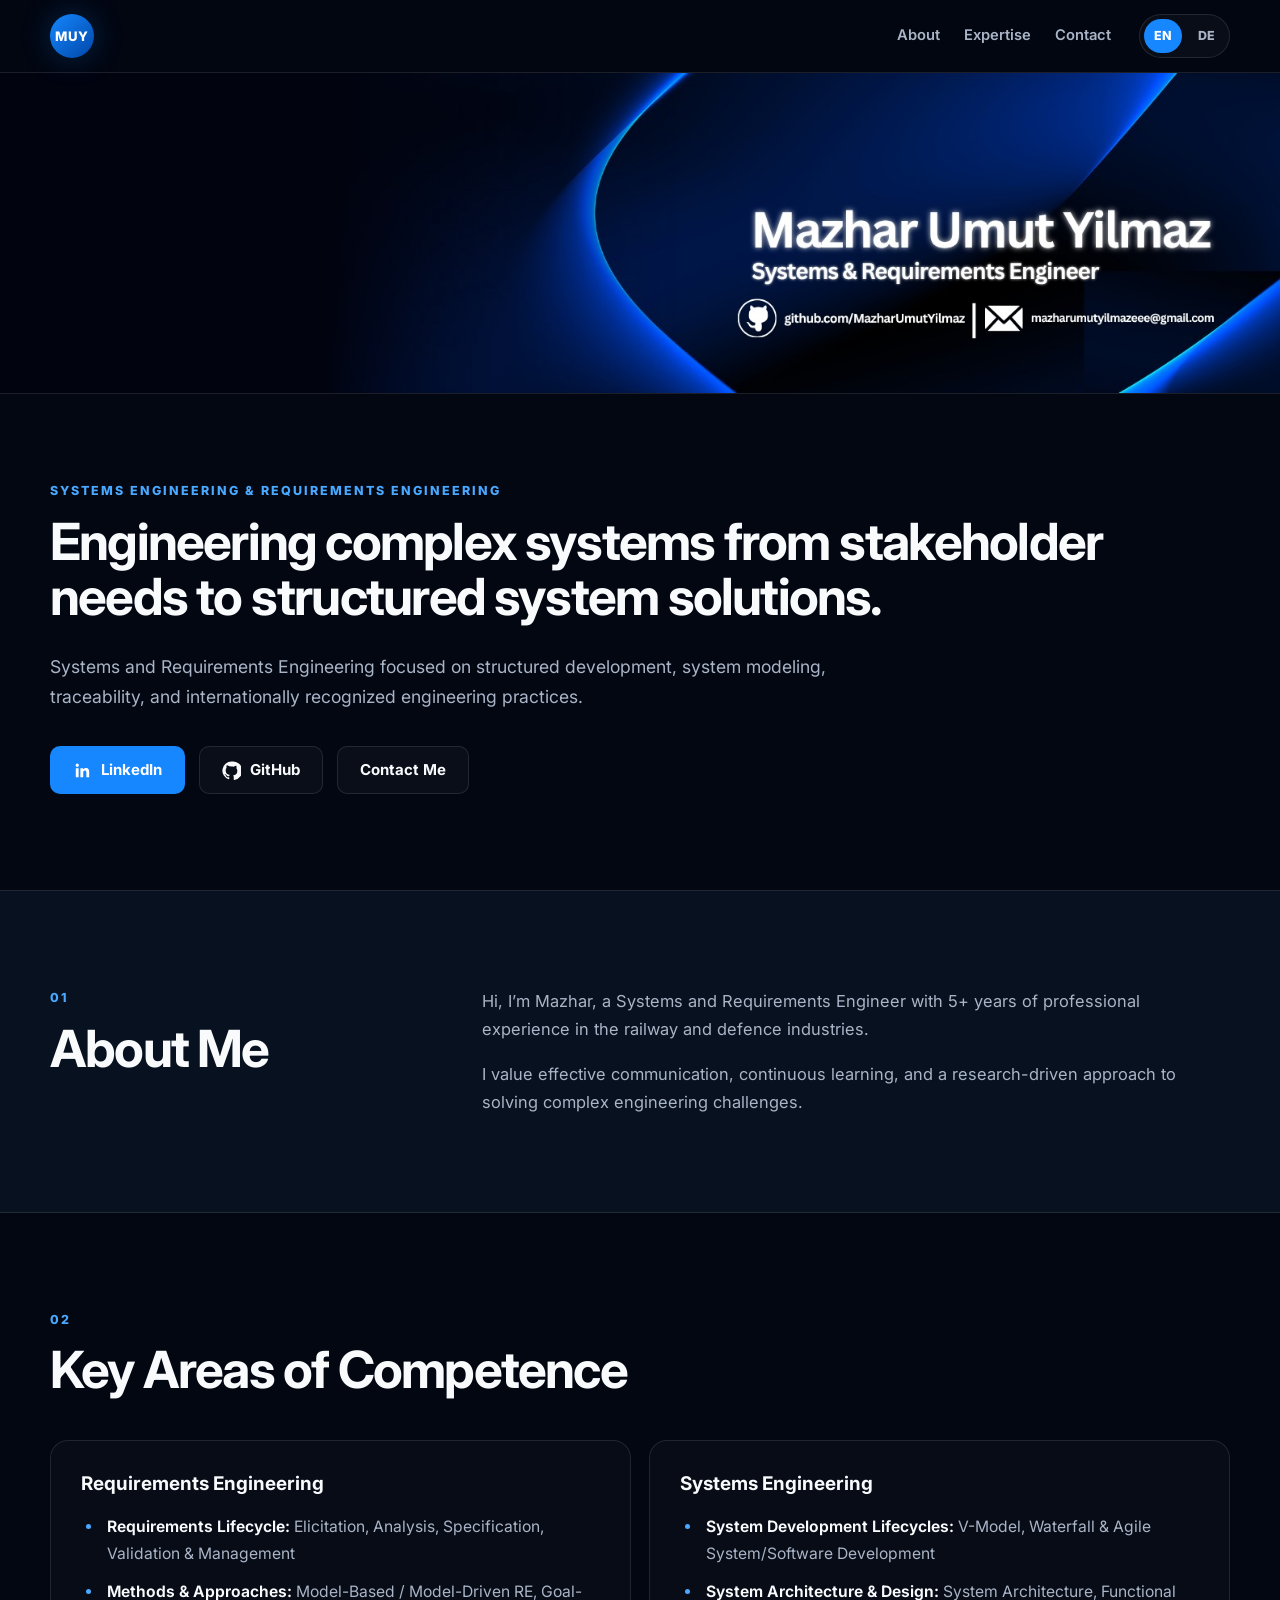
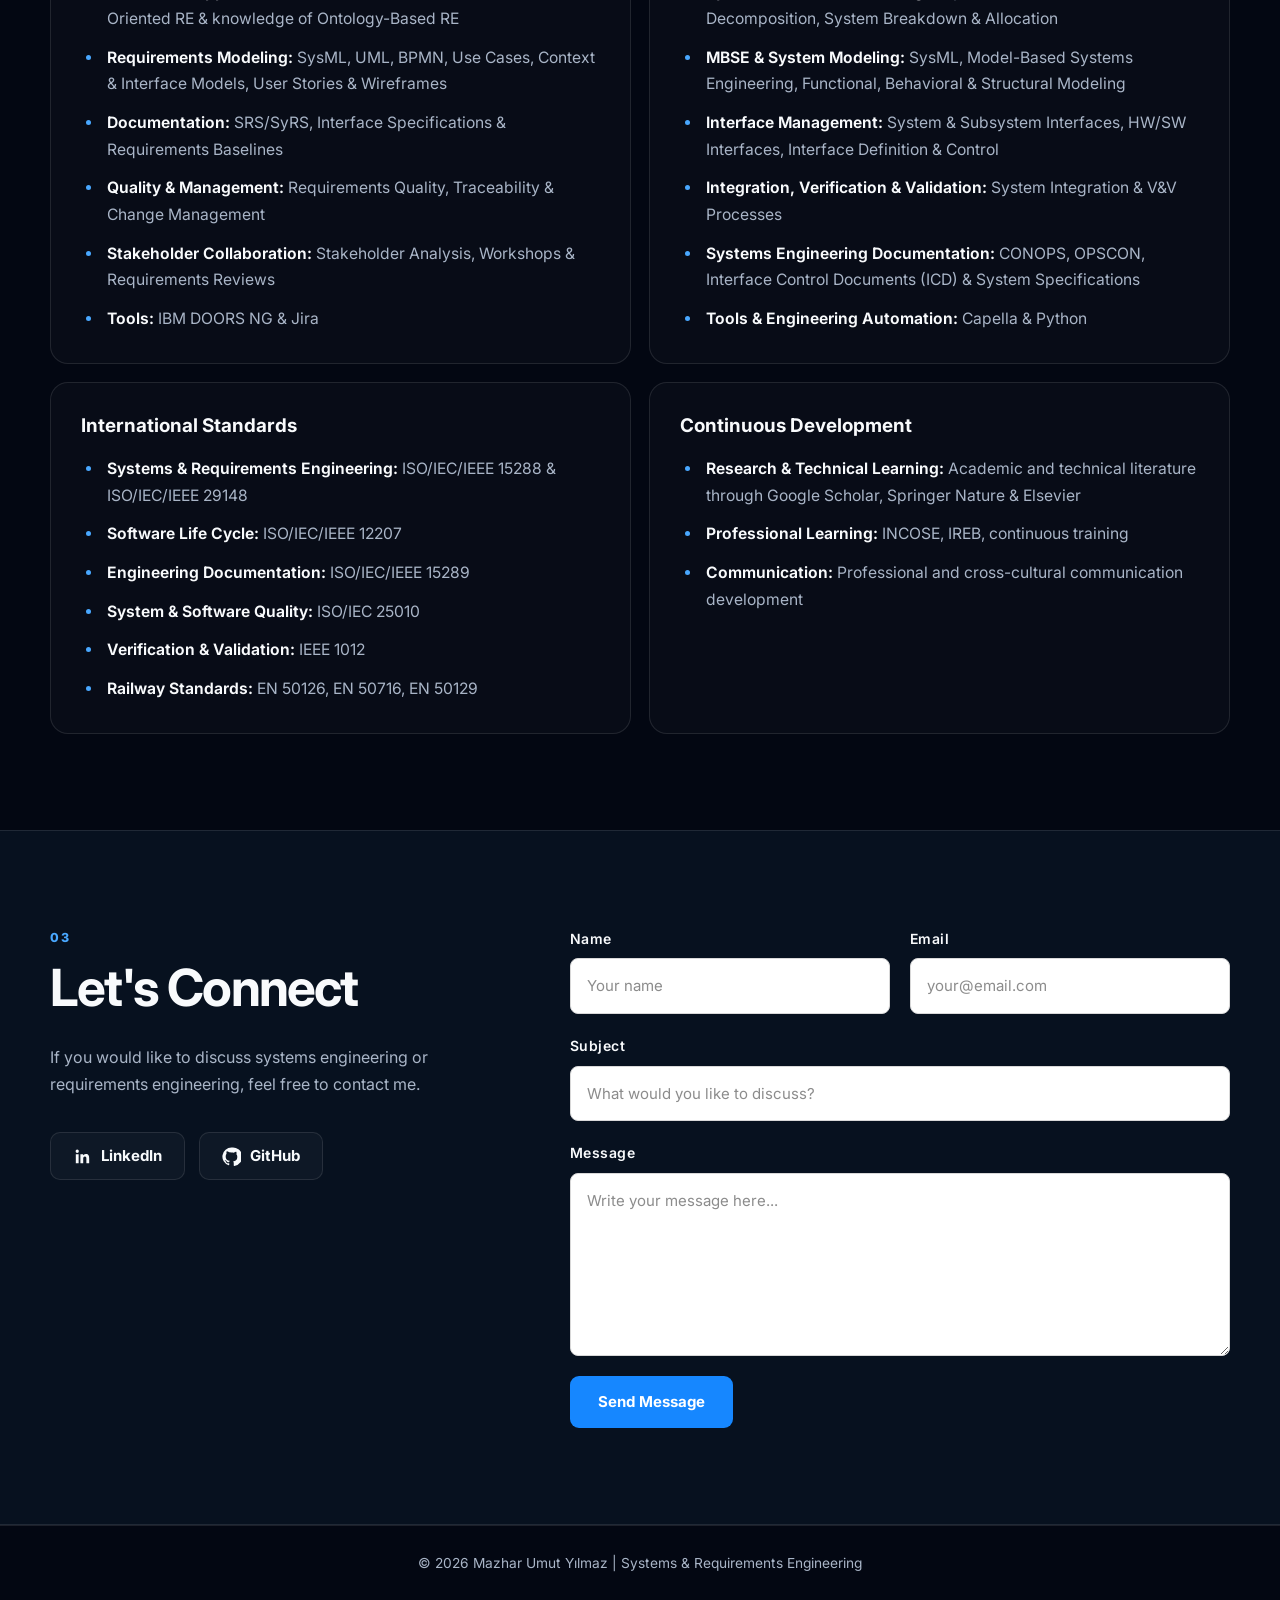
<file: index.html>
<!DOCTYPE html>
<html lang="en">

<head>
  <meta charset="UTF-8" />

  <meta
    name="viewport"
    content="width=device-width, initial-scale=1.0"
  />

  <title>
    Mazhar Umut Yılmaz | Systems & Requirements Engineer
  </title>

  <meta
    name="description"
    content="Professional portfolio of Mazhar Umut Yılmaz, a Systems & Requirements Engineer with experience in the railway and defence industries."
  />

  <!-- SEO / Language -->

  <link
    rel="canonical"
    href="https://MazharUmutYilmaz.github.io/"
  />

  <link
    rel="alternate"
    hreflang="en"
    href="https://MazharUmutYilmaz.github.io/"
  />

  <link
    rel="alternate"
    hreflang="de"
    href="https://MazharUmutYilmaz.github.io/de/"
  />

  <link
    rel="alternate"
    hreflang="x-default"
    href="https://MazharUmutYilmaz.github.io/"
  />

  <!-- Google Fonts -->

  <link
    rel="preconnect"
    href="https://fonts.googleapis.com"
  />

  <link
    rel="preconnect"
    href="https://fonts.gstatic.com"
    crossorigin
  />

  <link
    href="https://fonts.googleapis.com/css2?family=Inter:wght@400;500;600;700;800&display=swap"
    rel="stylesheet"
  />

  <!-- CSS -->

  <link
    rel="stylesheet"
    href="styles.css"
  />

</head>


<body>


  <!-- =========================
       HEADER
       ========================= -->

  <header class="site-header">

    <div class="container nav-wrapper">

      <a
        class="brand"
        href="#home"
        aria-label="Home"
      >
        MUY
      </a>


      <div class="nav-area">

        <nav
          class="nav"
          aria-label="Primary navigation"
        >

          <a href="#about">
            About
          </a>

          <a href="#skills">
            Expertise
          </a>

          <a href="#contact">
            Contact
          </a>

        </nav>


        <!-- LANGUAGE SWITCHER -->

        <div
          class="language-switcher"
          aria-label="Language"
        >

          <a
            class="active"
            href="./"
            lang="en"
            aria-current="page"
          >
            EN
          </a>

          <a
            href="de/"
            lang="de"
          >
            DE
          </a>

        </div>

      </div>

    </div>

  </header>



  <!-- =========================
       MAIN
       ========================= -->

  <main id="home">


    <!-- =========================
         HERO IMAGE
         ========================= -->

    <section class="hero">

      <img
        src="assets/banner.jpeg"
        alt="Mazhar Umut Yılmaz - Systems & Requirements Engineer"
        class="hero-image"
      />

    </section>



    <!-- =========================
         INTRO
         ========================= -->

    <section class="section intro-section">

      <div class="container">

        <p class="eyebrow">
          SYSTEMS ENGINEERING & REQUIREMENTS ENGINEERING
        </p>


        <h2>
          Engineering complex systems from stakeholder needs
          to structured system solutions.
        </h2>


        <p class="lead">
          Systems and Requirements Engineering focused on
          structured development, system modeling, traceability,
          and internationally recognized engineering practices.
        </p>



        <!-- SOCIAL / CONTACT BUTTONS -->

        <div class="button-row">


          <!-- LINKEDIN -->

          <a
            class="button primary social-button"
            href="https://www.linkedin.com/in/mazharyilmaz/?locale=en-US"
            target="_blank"
            rel="noopener noreferrer"
          >

            <svg
              class="button-icon"
              viewBox="0 0 24 24"
              aria-hidden="true"
            >
              <path
                fill="currentColor"
                d="M20.447 20.452h-3.554v-5.569c0-1.328-.027-3.037-1.852-3.037-1.853
                0-2.136 1.445-2.136 2.939v5.667H9.351V9h3.414v1.561h.046c.477-.9
                1.637-1.85 3.37-1.85 3.601 0 4.267 2.37 4.267
                5.455v6.286zM5.337 7.433a2.062 2.062 0 1 1
                0-4.124 2.062 2.062 0 0 1 0 4.124zM7.119
                20.452H3.555V9h3.564v11.452z"
              />
            </svg>

            LinkedIn

          </a>



          <!-- GITHUB -->

          <a
            class="button secondary social-button"
            href="https://github.com/MazharUmutYilmaz"
            target="_blank"
            rel="noopener noreferrer"
          >

            <svg
              class="button-icon"
              viewBox="0 0 24 24"
              aria-hidden="true"
            >
              <path
                fill="currentColor"
                d="M12 .7a11.5 11.5 0 0 0-3.64 22.41c.58.1.79-.25.79-.56
                v-2.02c-3.22.7-3.9-1.37-3.9-1.37-.53-1.34-1.29-1.7-1.29-1.7
                -1.05-.72.08-.71.08-.71 1.16.08 1.77 1.19 1.77
                1.19 1.04 1.77 2.72 1.26 3.38.96.1-.75.4-1.26.74-1.55
                -2.57-.29-5.27-1.29-5.27-5.69 0-1.26.45-2.29
                1.18-3.1-.12-.29-.51-1.47.11-3.06 0 0 .96-.31
                3.16 1.18A10.95 10.95 0 0 1 12 6.92c.98 0
                1.96.13 2.88.39 2.2-1.49 3.16-1.18
                3.16-1.18.62 1.59.23 2.77.11 3.06.74.81
                1.18 1.84 1.18 3.1 0 4.41-2.71 5.4-5.29
                5.68.42.36.79 1.08.79 2.18v3.23c0 .31.21.67.8.56A11.5
                11.5 0 0 0 12 .7z"
              />
            </svg>

            GitHub

          </a>



          <!-- CONTACT -->

          <a
            class="button secondary"
            href="#contact"
          >
            Contact Me
          </a>

        </div>

      </div>

    </section>



    <!-- =========================
         ABOUT
         ========================= -->

    <section
      class="section alt"
      id="about"
    >

      <div class="container two-column">


        <div>

          <p class="section-number">
            01
          </p>

          <h2>
            About Me
          </h2>

        </div>


        <div class="content">

          <p>
            Hi, I’m Mazhar, a Systems and Requirements Engineer
            with 5+ years of professional experience in the railway
            and defence industries.
          </p>


          <p>
            I value effective communication, continuous learning,
            and a research-driven approach to solving complex
            engineering challenges.
          </p>

        </div>

      </div>

    </section>



    <!-- =========================
     SKILLS & COMPETENCIES
     ========================= -->

<section
  class="section"
  id="skills"
>

  <div class="container">

    <p class="section-number">
      02
    </p>

    <h2>
      Key Areas of Competence
    </h2>


    <div class="cards">


      <!-- =========================
           REQUIREMENTS ENGINEERING
           ========================= -->

      <article class="card">

        <h3>
          Requirements Engineering
        </h3>

        <ul class="skills-list">

          <li>
            <strong>Requirements Lifecycle:</strong>
            Elicitation, Analysis, Specification,
            Validation & Management
          </li>

          <li>
            <strong>Methods & Approaches:</strong>
            Model-Based / Model-Driven RE,
            Goal-Oriented RE &
            knowledge of Ontology-Based RE
          </li>

          <li>
            <strong>Requirements Modeling:</strong>
            SysML, UML, BPMN, Use Cases,
            Context & Interface Models,
            User Stories & Wireframes
          </li>

          <li>
            <strong>Documentation:</strong>
            SRS/SyRS, Interface Specifications &
            Requirements Baselines
          </li>

          <li>
            <strong>Quality & Management:</strong>
            Requirements Quality, Traceability &
            Change Management
          </li>

          <li>
            <strong>Stakeholder Collaboration:</strong>
            Stakeholder Analysis, Workshops &
            Requirements Reviews
          </li>

          <li>
            <strong>Tools:</strong>
            IBM DOORS NG & Jira
          </li>

        </ul>

      </article>



      <!-- =========================
           SYSTEMS ENGINEERING
           ========================= -->

      <article class="card">

        <h3>
          Systems Engineering
        </h3>

        <ul class="skills-list">

          <li>
            <strong>System Development Lifecycles:</strong>
            V-Model, Waterfall & Agile
            System/Software Development
          </li>

          <li>
            <strong>System Architecture & Design:</strong>
            System Architecture, Functional Decomposition,
            System Breakdown & Allocation
          </li>

          <li>
            <strong>MBSE & System Modeling:</strong>
            SysML, Model-Based Systems Engineering,
            Functional, Behavioral & Structural Modeling
          </li>

          <li>
            <strong>Interface Management:</strong>
            System & Subsystem Interfaces,
            HW/SW Interfaces,
            Interface Definition & Control
          </li>

          <li>
            <strong>Integration, Verification & Validation:</strong>
            System Integration & V&V Processes
          </li>

          <li>
            <strong>Systems Engineering Documentation:</strong>
            CONOPS, OPSCON,
            Interface Control Documents (ICD) &
            System Specifications
          </li>

          <li>
            <strong>Tools & Engineering Automation:</strong>
            Capella & Python
          </li>

        </ul>

      </article>



      <!-- =========================
           INTERNATIONAL STANDARDS
           ========================= -->

      <article class="card">

        <h3>
          International Standards
        </h3>

        <ul class="skills-list">

          <li>
            <strong>Systems & Requirements Engineering:</strong>
            ISO/IEC/IEEE 15288 &
            ISO/IEC/IEEE 29148
          </li>

          <li>
            <strong>Software Life Cycle:</strong>
            ISO/IEC/IEEE 12207
          </li>

          <li>
            <strong>Engineering Documentation:</strong>
            ISO/IEC/IEEE 15289
          </li>

          <li>
            <strong>System & Software Quality:</strong>
            ISO/IEC 25010
          </li>

          <li>
            <strong>Verification & Validation:</strong>
            IEEE 1012
          </li>

          <li>
            <strong>Railway Standards:</strong>
            EN 50126, EN 50716, EN 50129
          </li>

        </ul>

      </article>



      <!-- =========================
           CONTINUOUS DEVELOPMENT
           ========================= -->

      <article class="card">

        <h3>
          Continuous Development
        </h3>

        <ul class="skills-list">

          <li>
            <strong>Research & Technical Learning:</strong>
            Academic and technical literature through
            Google Scholar, Springer Nature & Elsevier
          </li>

          <li>
            <strong>Professional Learning:</strong>
            INCOSE, IREB, continuous training
          </li>

          <li>
            <strong>Communication:</strong>
            Professional and cross-cultural
            communication development
          </li>

        </ul>

      </article>


    </div>

  </div>

</section>

    <!-- =========================
         CONTACT
         ========================= -->

    <section
      class="section alt contact-section"
      id="contact"
    >

      <div class="container contact-box">


        <!-- CONTACT INFO -->

        <div class="contact-info">

          <p class="section-number">
            03
          </p>


          <h2>
            Let's Connect
          </h2>


          <p>
            If you would like to discuss systems engineering or
            requirements engineering,
            feel free to contact me.
          </p>



          <!-- BUTTONS -->

          <div class="button-row">


            <!-- LINKEDIN -->

            <a
              class="button secondary social-button"
              href="https://www.linkedin.com/in/mazharyilmaz/?locale=en-US"
              target="_blank"
              rel="noopener noreferrer"
            >

              <svg
                class="button-icon"
                viewBox="0 0 24 24"
                aria-hidden="true"
              >
                <path
                  fill="currentColor"
                  d="M20.447 20.452h-3.554v-5.569c0-1.328-.027-3.037-1.852-3.037-1.853
                  0-2.136 1.445-2.136 2.939v5.667H9.351V9h3.414v1.561h.046c.477-.9
                  1.637-1.85 3.37-1.85 3.601 0 4.267 2.37 4.267
                  5.455v6.286zM5.337 7.433a2.062 2.062 0 1 1
                  0-4.124 2.062 2.062 0 0 1 0 4.124zM7.119
                  20.452H3.555V9h3.564v11.452z"
                />
              </svg>

              LinkedIn

            </a>



            <!-- GITHUB -->

            <a
              class="button secondary social-button"
              href="https://github.com/MazharUmutYilmaz"
              target="_blank"
              rel="noopener noreferrer"
            >

              <svg
                class="button-icon"
                viewBox="0 0 24 24"
                aria-hidden="true"
              >
                <path
                  fill="currentColor"
                  d="M12 .7a11.5 11.5 0 0 0-3.64 22.41c.58.1.79-.25.79-.56
                  v-2.02c-3.22.7-3.9-1.37-3.9-1.37-.53-1.34-1.29-1.7-1.29-1.7
                  -1.05-.72.08-.71.08-.71 1.16.08 1.77 1.19 1.77
                  1.19 1.04 1.77 2.72 1.26 3.38.96.1-.75.4-1.26.74-1.55
                  -2.57-.29-5.27-1.29-5.27-5.69 0-1.26.45-2.29
                  1.18-3.1-.12-.29-.51-1.47.11-3.06 0 0 .96-.31
                  3.16 1.18A10.95 10.95 0 0 1 12 6.92c.98 0
                  1.96.13 2.88.39 2.2-1.49 3.16-1.18
                  3.16-1.18.62 1.59.23 2.77.11 3.06.74.81
                  1.18 1.84 1.18 3.1 0 4.41-2.71 5.4-5.29
                  5.68.42.36.79 1.08.79 2.18v3.23c0 .31.21.67.8.56A11.5
                  11.5 0 0 0 12 .7z"
                />
              </svg>

              GitHub

            </a>


          </div>

        </div>



        <!-- =========================
             CONTACT FORM
             ========================= -->

        <form
          class="contact-form"
          action="https://formspree.io/f/mnparwvd"
          method="POST"
        >


          <!-- NAME + EMAIL -->

          <div class="form-row">


            <div class="form-group">

              <label for="name">
                Name
              </label>

              <input
                type="text"
                id="name"
                name="name"
                placeholder="Your name"
                autocomplete="name"
                required
              />

            </div>



            <div class="form-group">

              <label for="email">
                Email
              </label>

              <input
                type="email"
                id="email"
                name="email"
                placeholder="your@email.com"
                autocomplete="email"
                required
              />

            </div>


          </div>



          <!-- SUBJECT -->

          <div class="form-group">

            <label for="subject">
              Subject
            </label>

            <input
              type="text"
              id="subject"
              name="subject"
              placeholder="What would you like to discuss?"
              required
            />

          </div>



          <!-- MESSAGE -->

          <div class="form-group">

            <label for="message">
              Message
            </label>

            <textarea
              id="message"
              name="message"
              rows="6"
              placeholder="Write your message here..."
              required
            ></textarea>

          </div>



          <!-- SEND -->

          <button
            type="submit"
            class="contact-button"
          >
            Send Message
          </button>


        </form>


      </div>

    </section>


  </main>



  <!-- =========================
       FOOTER
       ========================= -->

  <footer class="footer">

    <div class="container">

      <p>
        © 2026 Mazhar Umut Yılmaz |
        Systems & Requirements Engineering
      </p>

    </div>

  </footer>


</body>

</html>
</file>
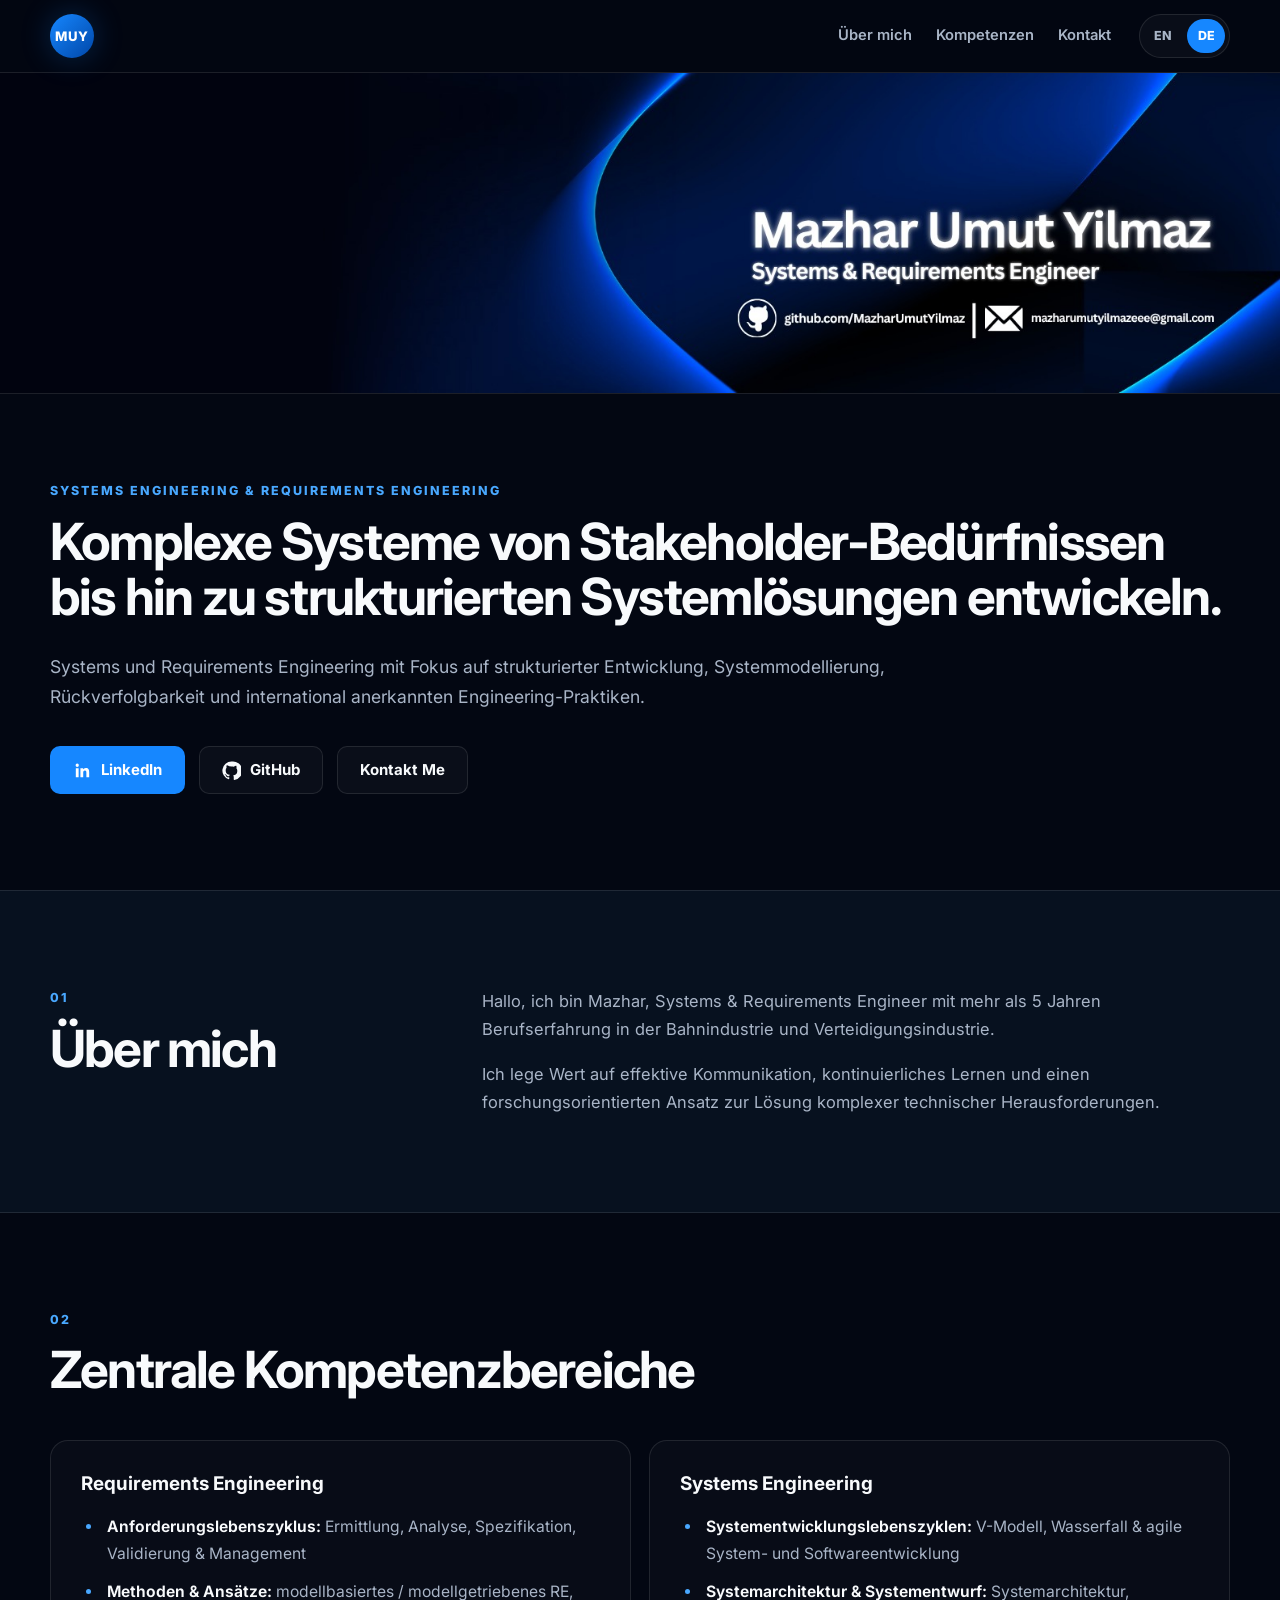
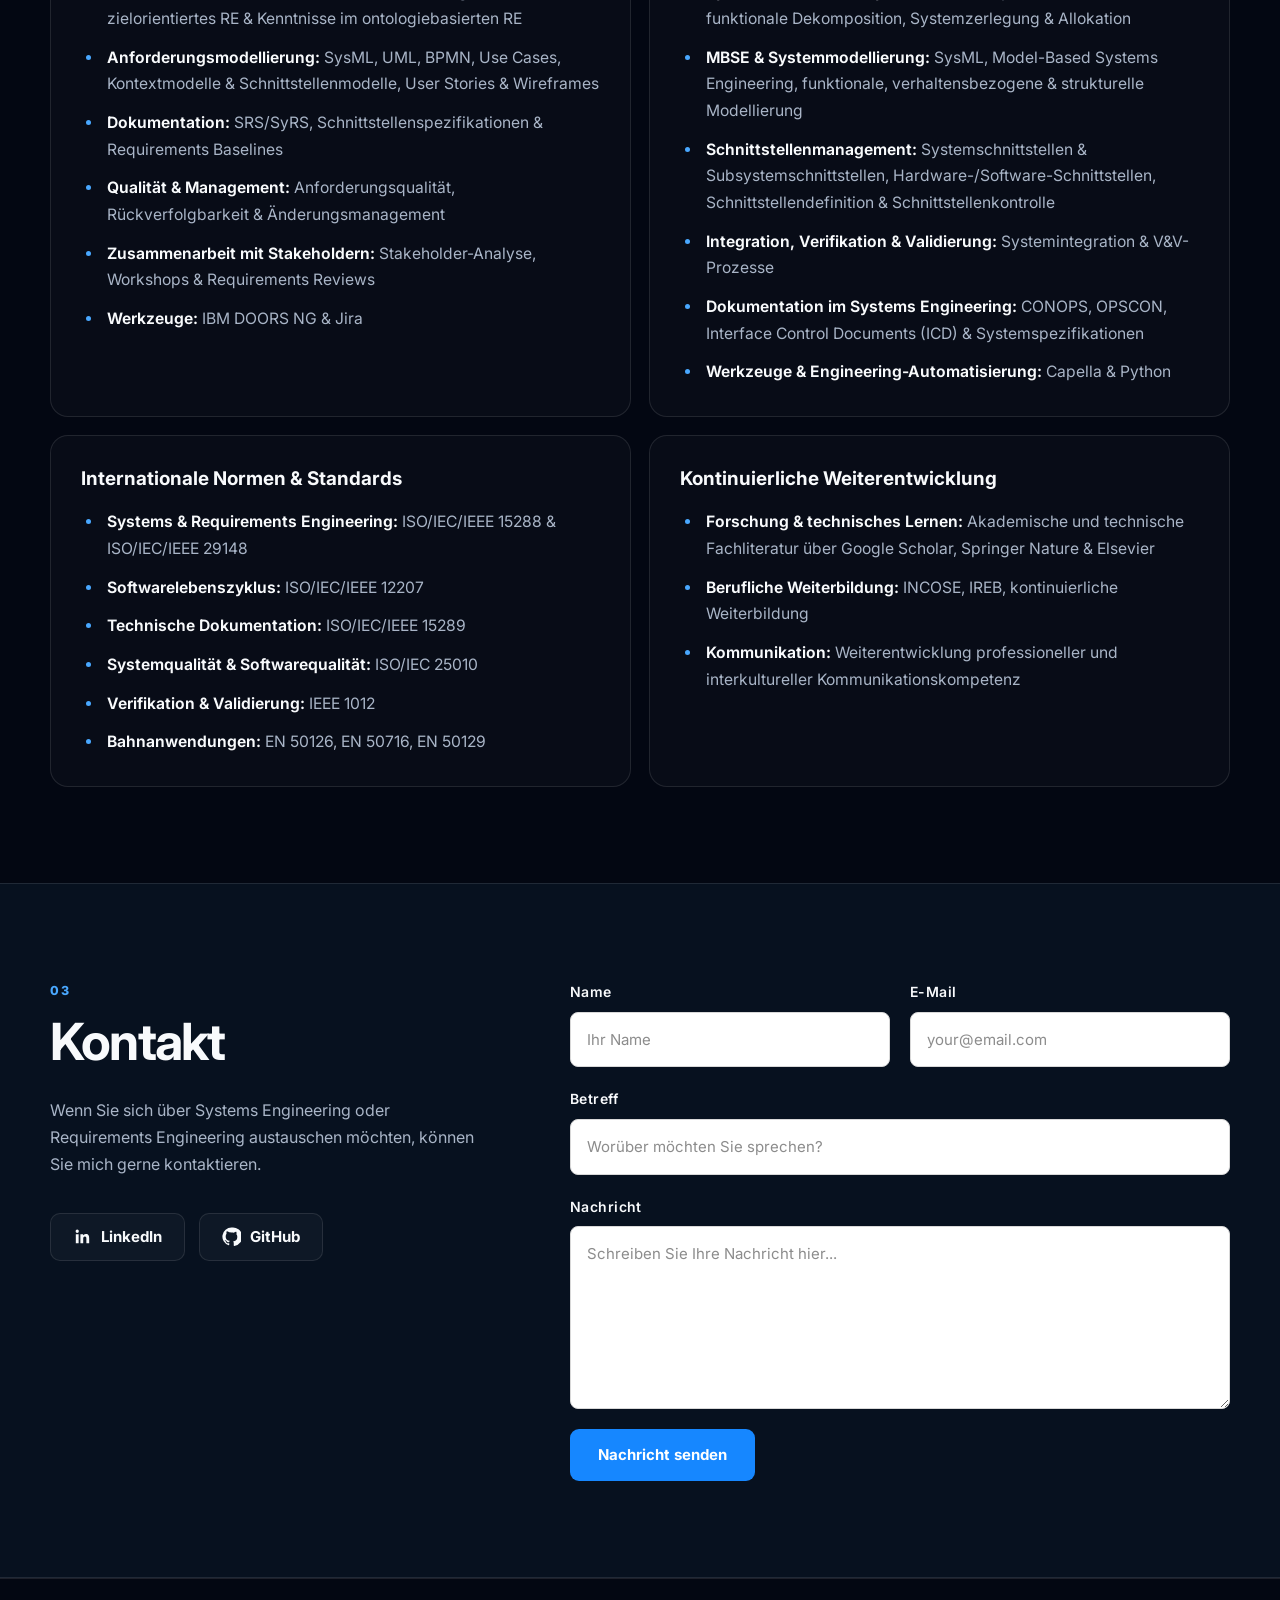
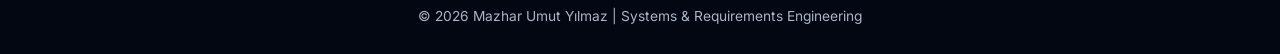
<file: de/index.html>
<!DOCTYPE html>
<html lang="de">

<head>
  <meta charset="UTF-8" />

  <meta
    name="viewport"
    content="width=device-width, initial-scale=1.0"
  />

  <title>
    Mazhar Umut Yılmaz | Systems & Requirements Engineer
  </title>

  <meta
    name="description"
    content="Professionelles Portfolio von Mazhar Umut Yılmaz, Systems & Requirements Engineer mit Erfahrung in der Bahn- und Verteidigungsindustrie."
  />

  <!-- SEO / Language -->

  <link
    rel="canonical"
    href="https://MazharUmutYilmaz.github.io/de/"
  />

  <link
    rel="alternate"
    hreflang="en"
    href="https://MazharUmutYilmaz.github.io/"
  />

  <link
    rel="alternate"
    hreflang="de"
    href="https://MazharUmutYilmaz.github.io/de/"
  />

  <link
    rel="alternate"
    hreflang="x-default"
    href="https://MazharUmutYilmaz.github.io/"
  />

  <!-- Google Fonts -->

  <link
    rel="preconnect"
    href="https://fonts.googleapis.com"
  />

  <link
    rel="preconnect"
    href="https://fonts.gstatic.com"
    crossorigin
  />

  <link
    href="https://fonts.googleapis.com/css2?family=Inter:wght@400;500;600;700;800&display=swap"
    rel="stylesheet"
  />

  <!-- CSS -->

  <link
    rel="stylesheet"
    href="../styles.css"
  />

</head>


<body>


  <!-- =========================
       HEADER
       ========================= -->

  <header class="site-header">

    <div class="container nav-wrapper">

      <a
        class="brand"
        href="#home"
        aria-label="Startseite"
      >
        MUY
      </a>


      <div class="nav-area">

        <nav
          class="nav"
          aria-label="Hauptnavigation"
        >

          <a href="#about">
            Über mich
          </a>

          <a href="#skills">
            Kompetenzen
          </a>

          <a href="#contact">
            Kontakt
          </a>

        </nav>


        <!-- SPRACHWAHL -->

        <div
          class="language-switcher"
          aria-label="Sprache"
        >

          <a
            href="../"
            lang="en"
          >
            EN
          </a>

          <a
            class="active"
            href="./"
            lang="de"
            aria-current="page"
          >
            DE
          </a>

        </div>

      </div>

    </div>

  </header>



  <!-- =========================
       MAIN
       ========================= -->

  <main id="home">


    <!-- =========================
         HERO-BILD
         ========================= -->

    <section class="hero">

      <img
        src="../assets/banner.jpeg"
        alt="Mazhar Umut Yılmaz – Systems & Requirements Engineer"
        class="hero-image"
      />

    </section>



    <!-- =========================
         EINLEITUNG
         ========================= -->

    <section class="section intro-section">

      <div class="container">

        <p class="eyebrow">
          SYSTEMS ENGINEERING & REQUIREMENTS ENGINEERING
        </p>


        <h2>
          Komplexe Systeme von Stakeholder-Bedürfnissen
          bis hin zu strukturierten Systemlösungen entwickeln.
        </h2>


        <p class="lead">
          Systems und Requirements Engineering mit Fokus auf
          strukturierter Entwicklung, Systemmodellierung, Rückverfolgbarkeit
          und international anerkannten Engineering-Praktiken.
        </p>



        <!-- SOCIAL / KONTAKT BUTTONS -->

        <div class="button-row">
          
          <a
            class="button primary social-button"
            href="https://www.linkedin.com/in/mazharyilmaz/?locale=de-DE"
            target="_blank"
            rel="noopener noreferrer"
          >

            <svg
              class="button-icon"
              viewBox="0 0 24 24"
              aria-hidden="true"
            >
              <path
                fill="currentColor"
                d="M20.447 20.452h-3.554v-5.569c0-1.328-.027-3.037-1.852-3.037-1.853
                0-2.136 1.445-2.136 2.939v5.667H9.351V9h3.414v1.561h.046c.477-.9
                1.637-1.85 3.37-1.85 3.601 0 4.267 2.37 4.267
                5.455v6.286zM5.337 7.433a2.062 2.062 0 1 1
                0-4.124 2.062 2.062 0 0 1 0 4.124zM7.119
                20.452H3.555V9h3.564v11.452z"
              />
            </svg>

            LinkedIn

          </a>



          <!-- GITHUB -->

          <a
            class="button secondary social-button"
            href="https://github.com/MazharUmutYilmaz"
            target="_blank"
            rel="noopener noreferrer"
          >

            <svg
              class="button-icon"
              viewBox="0 0 24 24"
              aria-hidden="true"
            >
              <path
                fill="currentColor"
                d="M12 .7a11.5 11.5 0 0 0-3.64 22.41c.58.1.79-.25.79-.56
                v-2.02c-3.22.7-3.9-1.37-3.9-1.37-.53-1.34-1.29-1.7-1.29-1.7
                -1.05-.72.08-.71.08-.71 1.16.08 1.77 1.19 1.77
                1.19 1.04 1.77 2.72 1.26 3.38.96.1-.75.4-1.26.74-1.55
                -2.57-.29-5.27-1.29-5.27-5.69 0-1.26.45-2.29
                1.18-3.1-.12-.29-.51-1.47.11-3.06 0 0 .96-.31
                3.16 1.18A10.95 10.95 0 0 1 12 6.92c.98 0
                1.96.13 2.88.39 2.2-1.49 3.16-1.18
                3.16-1.18.62 1.59.23 2.77.11 3.06.74.81
                1.18 1.84 1.18 3.1 0 4.41-2.71 5.4-5.29
                5.68.42.36.79 1.08.79 2.18v3.23c0 .31.21.67.8.56A11.5
                11.5 0 0 0 12 .7z"
              />
            </svg>

            GitHub

          </a>



          <!-- KONTAKT -->

          <a
            class="button secondary"
            href="#contact"
          >
            Kontakt Me
          </a>

        </div>

      </div>

    </section>



    <!-- =========================
         ÜBER MICH
         ========================= -->

    <section
      class="section alt"
      id="about"
    >

      <div class="container two-column">


        <div>

          <p class="section-number">
            01
          </p>

          <h2>
            Über mich
          </h2>

        </div>


        <div class="content">

          <p>
            Hallo, ich bin Mazhar, Systems & Requirements Engineer
            mit mehr als 5 Jahren Berufserfahrung in der Bahnindustrie
            und Verteidigungsindustrie.
          </p>


          <p>
            Ich lege Wert auf effektive Kommunikation, kontinuierliches Lernen
            und einen forschungsorientierten Ansatz zur Lösung komplexer
            technischer Herausforderungen.
          </p>

        </div>

      </div>

    </section>



    <!-- =========================
     KOMPETENZEN
     ========================= -->

<section
  class="section"
  id="skills"
>

  <div class="container">

    <p class="section-number">
      02
    </p>

    <h2>
      Zentrale Kompetenzbereiche
    </h2>


    <div class="cards">


      <!-- =========================
           REQUIREMENTS ENGINEERING
           ========================= -->

      <article class="card">

        <h3>
          Requirements Engineering
        </h3>

        <ul class="skills-list">

          <li>
            <strong>Anforderungslebenszyklus:</strong>
            Ermittlung, Analyse, Spezifikation,
            Validierung & Management
          </li>

          <li>
            <strong>Methoden & Ansätze:</strong>
            modellbasiertes / modellgetriebenes RE,
            zielorientiertes RE &
            Kenntnisse im ontologiebasierten RE
          </li>

          <li>
            <strong>Anforderungsmodellierung:</strong>
            SysML, UML, BPMN, Use Cases,
            Kontextmodelle & Schnittstellenmodelle,
            User Stories & Wireframes
          </li>

          <li>
            <strong>Dokumentation:</strong>
            SRS/SyRS, Schnittstellenspezifikationen &
            Requirements Baselines
          </li>

          <li>
            <strong>Qualität & Management:</strong>
            Anforderungsqualität, Rückverfolgbarkeit &
            Änderungsmanagement
          </li>

          <li>
            <strong>Zusammenarbeit mit Stakeholdern:</strong>
            Stakeholder-Analyse, Workshops &
            Requirements Reviews
          </li>

          <li>
            <strong>Werkzeuge:</strong>
            IBM DOORS NG & Jira
          </li>

        </ul>

      </article>



      <!-- =========================
           SYSTEMS ENGINEERING
           ========================= -->

      <article class="card">

        <h3>
          Systems Engineering
        </h3>

        <ul class="skills-list">

          <li>
            <strong>Systementwicklungslebenszyklen:</strong>
            V-Modell, Wasserfall & agile
            System- und Softwareentwicklung
          </li>

          <li>
            <strong>Systemarchitektur & Systementwurf:</strong>
            Systemarchitektur, funktionale Dekomposition,
            Systemzerlegung & Allokation
          </li>

          <li>
            <strong>MBSE & Systemmodellierung:</strong>
            SysML, Model-Based Systems Engineering,
            funktionale, verhaltensbezogene & strukturelle Modellierung
          </li>

          <li>
            <strong>Schnittstellenmanagement:</strong>
            Systemschnittstellen & Subsystemschnittstellen,
            Hardware-/Software-Schnittstellen,
            Schnittstellendefinition & Schnittstellenkontrolle
          </li>

          <li>
            <strong>Integration, Verifikation & Validierung:</strong>
            Systemintegration & V&V-Prozesse
          </li>

          <li>
            <strong>Dokumentation im Systems Engineering:</strong>
            CONOPS, OPSCON,
            Interface Control Documents (ICD) &
            Systemspezifikationen
          </li>

          <li>
            <strong>Werkzeuge & Engineering-Automatisierung:</strong>
            Capella & Python
          </li>

        </ul>

      </article>



      <!-- =========================
           INTERNATIONALE NORMEN & STANDARDS
           ========================= -->

      <article class="card">

        <h3>
          Internationale Normen & Standards
        </h3>

        <ul class="skills-list">

          <li>
            <strong>Systems & Requirements Engineering:</strong>
            ISO/IEC/IEEE 15288 &
            ISO/IEC/IEEE 29148
          </li>

          <li>
            <strong>Softwarelebenszyklus:</strong>
            ISO/IEC/IEEE 12207
          </li>

          <li>
            <strong>Technische Dokumentation:</strong>
            ISO/IEC/IEEE 15289
          </li>

          <li>
            <strong>Systemqualität & Softwarequalität:</strong>
            ISO/IEC 25010
          </li>

          <li>
            <strong>Verifikation & Validierung:</strong>
            IEEE 1012
          </li>

          <li>
            <strong>Bahnanwendungen:</strong>
            EN 50126, EN 50716, EN 50129
          </li>

        </ul>

      </article>



      <!-- =========================
           KONTINUIERLICHE WEITERENTWICKLUNG
           ========================= -->

      <article class="card">

        <h3>
          Kontinuierliche Weiterentwicklung
        </h3>

        <ul class="skills-list">

          <li>
            <strong>Forschung & technisches Lernen:</strong>
            Akademische und technische Fachliteratur über
            Google Scholar, Springer Nature & Elsevier
          </li>

          <li>
            <strong>Berufliche Weiterbildung:</strong>
            INCOSE, IREB, kontinuierliche Weiterbildung
          </li>

          <li>
            <strong>Kommunikation:</strong>
            Weiterentwicklung professioneller und
            interkultureller Kommunikationskompetenz
          </li>

        </ul>

      </article>


    </div>

  </div>

</section>

    <!-- =========================
         KONTAKT
         ========================= -->

    <section
      class="section alt contact-section"
      id="contact"
    >

      <div class="container contact-box">


        <!-- KONTAKT INFO -->

        <div class="contact-info">

          <p class="section-number">
            03
          </p>


          <h2>
            Kontakt
          </h2>


          <p>
            Wenn Sie sich über Systems Engineering oder
            Requirements Engineering austauschen möchten,
            können Sie mich gerne kontaktieren.
          </p>



          <!-- BUTTONS -->

          <div class="button-row">


            <!-- LINKEDIN -->

            <a
              class="button secondary social-button"
              href="https://www.linkedin.com/in/mazharyilmaz/?locale=de_DE"
              target="_blank"
              rel="noopener noreferrer"
            >

              <svg
                class="button-icon"
                viewBox="0 0 24 24"
                aria-hidden="true"
              >
                <path
                  fill="currentColor"
                  d="M20.447 20.452h-3.554v-5.569c0-1.328-.027-3.037-1.852-3.037-1.853
                  0-2.136 1.445-2.136 2.939v5.667H9.351V9h3.414v1.561h.046c.477-.9
                  1.637-1.85 3.37-1.85 3.601 0 4.267 2.37 4.267
                  5.455v6.286zM5.337 7.433a2.062 2.062 0 1 1
                  0-4.124 2.062 2.062 0 0 1 0 4.124zM7.119
                  20.452H3.555V9h3.564v11.452z"
                />
              </svg>

              LinkedIn

            </a>



            <!-- GITHUB -->

            <a
              class="button secondary social-button"
              href="https://github.com/MazharUmutYilmaz"
              target="_blank"
              rel="noopener noreferrer"
            >

              <svg
                class="button-icon"
                viewBox="0 0 24 24"
                aria-hidden="true"
              >
                <path
                  fill="currentColor"
                  d="M12 .7a11.5 11.5 0 0 0-3.64 22.41c.58.1.79-.25.79-.56
                  v-2.02c-3.22.7-3.9-1.37-3.9-1.37-.53-1.34-1.29-1.7-1.29-1.7
                  -1.05-.72.08-.71.08-.71 1.16.08 1.77 1.19 1.77
                  1.19 1.04 1.77 2.72 1.26 3.38.96.1-.75.4-1.26.74-1.55
                  -2.57-.29-5.27-1.29-5.27-5.69 0-1.26.45-2.29
                  1.18-3.1-.12-.29-.51-1.47.11-3.06 0 0 .96-.31
                  3.16 1.18A10.95 10.95 0 0 1 12 6.92c.98 0
                  1.96.13 2.88.39 2.2-1.49 3.16-1.18
                  3.16-1.18.62 1.59.23 2.77.11 3.06.74.81
                  1.18 1.84 1.18 3.1 0 4.41-2.71 5.4-5.29
                  5.68.42.36.79 1.08.79 2.18v3.23c0 .31.21.67.8.56A11.5
                  11.5 0 0 0 12 .7z"
                />
              </svg>

              GitHub

            </a>


          </div>

        </div>



        <!-- =========================
             KONTAKT FORM
             ========================= -->

        <form
          class="contact-form"
          action="https://formspree.io/f/mnparwvd"
          method="POST"
        >


          <!-- NAME + E-MAIL -->

          <div class="form-row">


            <div class="form-group">

              <label for="name">
                Name
              </label>

              <input
                type="text"
                id="name"
                name="name"
                placeholder="Ihr Name"
                autocomplete="name"
                required
              />

            </div>



            <div class="form-group">

              <label for="email">
                E-Mail
              </label>

              <input
                type="email"
                id="email"
                name="email"
                placeholder="your@email.com"
                autocomplete="email"
                required
              />

            </div>


          </div>



          <!-- BETREFF -->

          <div class="form-group">

            <label for="subject">
              Betreff
            </label>

            <input
              type="text"
              id="subject"
              name="subject"
              placeholder="Worüber möchten Sie sprechen?"
              required
            />

          </div>



          <!-- NACHRICHT -->

          <div class="form-group">

            <label for="message">
              Nachricht
            </label>

            <textarea
              id="message"
              name="message"
              rows="6"
              placeholder="Schreiben Sie Ihre Nachricht hier..."
              required
            ></textarea>

          </div>



          <!-- SENDEN -->

          <button
            type="submit"
            class="contact-button"
          >
            Nachricht senden
          </button>


        </form>


      </div>

    </section>


  </main>



  <!-- =========================
       FOOTER
       ========================= -->

  <footer class="footer">

    <div class="container">

      <p>
        © 2026 Mazhar Umut Yılmaz |
        Systems & Requirements Engineering
      </p>

    </div>

  </footer>


</body>

</html>
</file>
<file: styles.css>
/* =========================
   EASY CUSTOMIZATION
   ========================= */

:root {
  --bg: #030712;
  --bg-alt: #07111f;
  --card: #0b1628;

  --text: #f8fafc;
  --muted: #a9b5c7;

  --line: rgba(255, 255, 255, 0.10);

  --accent: #1687ff;
  --accent-2: #49a8ff;

  --max-width: 1180px;
}


/* =========================
   GLOBAL RESET
   ========================= */

* {
  box-sizing: border-box;
}

html {
  scroll-behavior: smooth;
}

body {
  margin: 0;

  background: var(--bg);
  color: var(--text);

  font-family: "Inter", Arial, sans-serif;
  line-height: 1.7;
}

a {
  color: inherit;
  text-decoration: none;
}

img {
  display: block;
  max-width: 100%;
}

button,
input,
textarea {
  font: inherit;
}


/* =========================
   ACCESSIBILITY
   ========================= */

a:focus-visible,
button:focus-visible,
input:focus-visible,
textarea:focus-visible {
  outline: 2px solid var(--accent-2);
  outline-offset: 3px;
}


/* =========================
   CONTAINER
   ========================= */

.container {
  width: min(
    calc(100% - 40px),
    var(--max-width)
  );

  margin: 0 auto;
}


/* =========================
   HEADER
   ========================= */

.site-header {
  position: sticky;
  top: 0;

  z-index: 100;

  background: rgba(3, 7, 18, 0.88);

  backdrop-filter: blur(14px);
  -webkit-backdrop-filter: blur(14px);

  border-bottom: 1px solid var(--line);
}

.nav-wrapper {
  min-height: 72px;

  display: flex;
  align-items: center;
  justify-content: space-between;

  gap: 24px;
}


/* =========================
   BRAND
   ========================= */

.brand {
  width: 44px;
  height: 44px;

  flex: 0 0 auto;

  display: grid;
  place-items: center;

  border-radius: 50%;

  color: #fff;

  font-size: 0.82rem;
  font-weight: 800;
  letter-spacing: 0.05em;

  background: linear-gradient(
    135deg,
    var(--accent),
    #0047a8
  );

  box-shadow:
    0 0 30px rgba(22, 135, 255, 0.25);

  transition:
    transform 0.2s ease,
    box-shadow 0.2s ease;
}

.brand:hover {
  transform: translateY(-1px);

  box-shadow:
    0 0 36px rgba(22, 135, 255, 0.35);
}


/* =========================
   NAVIGATION
   ========================= */

.nav-area {
  min-width: 0;

  display: flex;
  align-items: center;
  justify-content: flex-end;

  gap: 28px;
}

.nav {
  display: flex;
  flex-wrap: wrap;

  gap: 24px;
}

.nav a {
  color: var(--muted);

  font-size: 0.92rem;
  font-weight: 600;

  transition: color 0.2s ease;
}

.nav a:hover {
  color: var(--text);
}


/* =========================
   LANGUAGE SWITCHER
   ========================= */

.language-switcher {
  display: inline-flex;
  align-items: center;

  gap: 5px;

  padding: 4px;

  border: 1px solid var(--line);
  border-radius: 999px;

  background: rgba(255, 255, 255, 0.03);

  white-space: nowrap;
}

.language-switcher a {
  min-width: 38px;

  padding: 6px 10px;

  border-radius: 999px;

  color: var(--muted);

  font-size: 0.78rem;
  font-weight: 800;
  text-align: center;

  transition:
    color 0.2s ease,
    background 0.2s ease;
}

.language-switcher a:hover {
  color: var(--text);
}

.language-switcher a.active {
  color: #fff;

  background: var(--accent);
}


/* =========================
   HERO IMAGE
   ========================= */

.hero {
  width: 100%;

  overflow: hidden;

  border-bottom: 1px solid var(--line);

  background: #020610;
}

.hero-image {
  width: 100%;
  height: auto;

  object-fit: cover;
}


/* =========================
   GENERAL SECTIONS
   ========================= */

.section {
  padding: 96px 0;
}

.section.alt {
  background: var(--bg-alt);

  border-top: 1px solid var(--line);
  border-bottom: 1px solid var(--line);
}

.intro-section {
  padding-top: 86px;
}


/* =========================
   SECTION LABELS
   ========================= */

.eyebrow,
.section-number {
  color: var(--accent-2);

  font-size: 0.78rem;
  font-weight: 800;

  letter-spacing: 0.16em;
  text-transform: uppercase;
}


/* =========================
   TYPOGRAPHY
   ========================= */

h1,
h2,
h3,
p {
  margin-top: 0;
}

h1 {
  max-width: 950px;

  margin-bottom: 26px;

  font-size: clamp(
    2.4rem,
    5vw,
    5rem
  );

  line-height: 1.03;

  letter-spacing: -0.045em;
}

h2 {
  margin-bottom: 28px;

  font-size: clamp(
    2rem,
    4vw,
    3.4rem
  );

  line-height: 1.08;

  letter-spacing: -0.035em;
}

h3 {
  margin-bottom: 10px;

  font-size: 1.18rem;

  line-height: 1.35;
}

.lead {
  max-width: 850px;

  margin-bottom: 0;

  color: var(--muted);

  font-size: 1.1rem;
}

.muted {
  color: var(--muted);
}


/* =========================
   TWO COLUMN LAYOUT
   ========================= */

.two-column {
  display: grid;

  grid-template-columns:
    0.8fr
    1.7fr;

  gap: 80px;
}

.content {
  max-width: 820px;
}

.content p {
  color: var(--muted);

  font-size: 1.03rem;
}

.content p:last-child {
  margin-bottom: 0;
}


/* =========================
   BUTTONS
   ========================= */

.button-row {
  display: flex;
  flex-wrap: wrap;

  gap: 14px;

  margin-top: 34px;
}

.button {
  min-height: 48px;

  padding: 0 22px;

  display: inline-flex;
  align-items: center;
  justify-content: center;

  border: 1px solid transparent;
  border-radius: 10px;

  font-size: 0.94rem;
  font-weight: 700;

  white-space: nowrap;

  transition:
    transform 0.2s ease,
    opacity 0.2s ease,
    border-color 0.2s ease,
    background 0.2s ease;
}

.button:hover {
  transform: translateY(-2px);
}

.button.primary {
  color: #fff;

  background: var(--accent);
}

.button.primary:hover {
  opacity: 0.9;
}

.button.secondary {
  border-color: var(--line);

  background: rgba(255, 255, 255, 0.03);
}

.button.secondary:hover {
  border-color: rgba(73, 168, 255, 0.45);

  background: rgba(255, 255, 255, 0.06);
}


/* =========================
   BUTTON ICONS
   ========================= */

.social-button {
  gap: 9px;
}

.button-icon {
  width: 19px;
  height: 19px;

  flex: 0 0 auto;
}


/* =========================
   EXPERTISE / SKILLS CARDS
   ========================= */

.cards {
  display: grid;

  grid-template-columns:
    repeat(2, minmax(0, 1fr));

  gap: 18px;

  margin-top: 42px;
}

.card {
  min-width: 0;

  padding: 30px;

  border: 1px solid var(--line);
  border-radius: 18px;

  background: rgba(255, 255, 255, 0.025);

  transition:
    transform 0.2s ease,
    border-color 0.2s ease,
    background 0.2s ease;
}

.card:hover {
  transform: translateY(-2px);

  border-color: rgba(73, 168, 255, 0.25);

  background: rgba(255, 255, 255, 0.035);
}

.card h3 {
  margin-bottom: 18px;

  color: var(--text);
}


/* =========================
   CONTINUOUS DEVELOPMENT CARD
   ========================= */

/*
   The third card spans both columns
   on desktop.
*/

/* =========================
   SKILLS LIST
   ========================= */

.skills-list {
  margin: 0;

  padding-left: 22px;

  color: var(--muted);

  font-size: 0.98rem;

  line-height: 1.7;
}

.skills-list li {
  padding-left: 4px;

  margin-bottom: 12px;
}

.skills-list li:last-child {
  margin-bottom: 0;
}

.skills-list li::marker {
  color: var(--accent-2);
}

.skills-list strong {
  color: var(--text);

  font-weight: 650;
}


/* =========================
   CONTACT SECTION
   ========================= */

.contact-box {
  display: grid;

  grid-template-columns:
    minmax(0, 0.8fr)
    minmax(0, 1.2fr);

  align-items: start;

  gap: 80px;
}

.contact-info {
  min-width: 0;
}

.contact-info p:not(.section-number) {
  max-width: 520px;

  color: var(--muted);
}


/* =========================
   CONTACT FORM
   ========================= */

.contact-form {
  width: 100%;

  display: flex;
  flex-direction: column;

  gap: 20px;
}

.form-row {
  display: grid;

  grid-template-columns:
    repeat(2, minmax(0, 1fr));

  gap: 20px;
}

.form-group {
  min-width: 0;

  display: flex;
  flex-direction: column;

  gap: 8px;
}

.form-group label {
  color: var(--text);

  font-size: 14px;
  font-weight: 600;

  letter-spacing: 0.03em;
}

.form-group input,
.form-group textarea {
  width: 100%;

  padding: 14px 16px;

  color: #222;

  background: #fff;

  border: 1px solid #d8d8d8;
  border-radius: 8px;

  outline: none;

  font-family: inherit;
  font-size: 15px;

  transition:
    border-color 0.2s ease,
    box-shadow 0.2s ease;
}

.form-group input::placeholder,
.form-group textarea::placeholder {
  color: #8c8c8c;

  opacity: 1;
}

.form-group input:focus,
.form-group textarea:focus {
  border-color: var(--accent);

  box-shadow:
    0 0 0 3px
    rgba(22, 135, 255, 0.15);
}

.form-group textarea {
  min-height: 150px;

  resize: vertical;
}


/* =========================
   CONTACT BUTTON
   ========================= */

.contact-button {
  align-self: flex-start;

  min-height: 48px;

  padding: 13px 28px;

  border: none;
  border-radius: 9px;

  color: #fff;

  background: var(--accent);

  font-family: inherit;
  font-size: 15px;
  font-weight: 700;

  cursor: pointer;

  transition:
    transform 0.2s ease,
    opacity 0.2s ease;
}

.contact-button:hover {
  transform: translateY(-2px);

  opacity: 0.9;
}


/* =========================
   FOOTER
   ========================= */

.footer {
  border-top: 1px solid var(--line);

  background: var(--bg);
}

.footer .container {
  padding-top: 26px;
  padding-bottom: 26px;
}

.footer p {
  margin: 0;

  color: var(--muted);

  font-size: 0.86rem;
  text-align: center;
}


/* =========================
   RESPONSIVE - 980px
   ========================= */

@media (max-width: 980px) {

  .nav-area {
    gap: 16px;
  }

  .nav {
    gap: 14px;
  }

  .nav a {
    font-size: 0.82rem;
  }

}


/* =========================
   RESPONSIVE - 900px
   ========================= */

@media (max-width: 900px) {

  .two-column,
  .contact-box {
    grid-template-columns: 1fr;

    gap: 30px;
  }

  .cards {
    grid-template-columns: 1fr;
  }

  /*
     Continuous Development returns
     to normal single-column behavior.
  */

  }


/* =========================
   RESPONSIVE - 768px
   ========================= */

@media (max-width: 768px) {

  .form-row {
    grid-template-columns: 1fr;
  }

  .contact-button {
    width: 100%;
  }

  .skills-list {
    padding-left: 20px;

    font-size: 0.95rem;
  }

  .skills-list li {
    margin-bottom: 10px;
  }

}


/* =========================
   RESPONSIVE - 760px
   ========================= */

@media (max-width: 760px) {

  .site-header {
    position: static;
  }

  .nav-wrapper {
    padding: 14px 0;
  }

  /*
     Hide normal navigation on smaller
     screens, keep language switcher.
  */

  .nav {
    display: none;
  }

  .section {
    padding: 72px 0;
  }

  .intro-section {
    padding-top: 64px;
  }

  h1 {
    font-size: clamp(
      2.2rem,
      12vw,
      3.8rem
    );
  }

  .card {
    padding: 24px;
  }

  .button-row {
    margin-top: 28px;
  }

}


/* =========================
   RESPONSIVE - 600px
   ========================= */

@media (max-width: 600px) {

  .button-row {
    align-items: stretch;
  }

  .button {
    flex: 1 1 auto;
  }

}


/* =========================
   RESPONSIVE - 520px
   ========================= */

@media (max-width: 520px) {

  .container {
    width: min(
      calc(100% - 28px),
      var(--max-width)
    );
  }

  .hero-image {
    min-height: 170px;

    object-fit: cover;
    object-position: center;
  }

  .section {
    padding: 60px 0;
  }

  .card {
    padding: 22px;
  }

  .skills-list {
    padding-left: 18px;

    font-size: 0.92rem;

    line-height: 1.65;
  }

  .button-row {
    flex-direction: column;
  }

  .button {
    width: 100%;
  }

}


/* =========================
   REDUCED MOTION
   ========================= */

@media (prefers-reduced-motion: reduce) {

  html {
    scroll-behavior: auto;
  }

  *,
  *::before,
  *::after {
    transition-duration: 0.01ms !important;
  }

}
</file>
